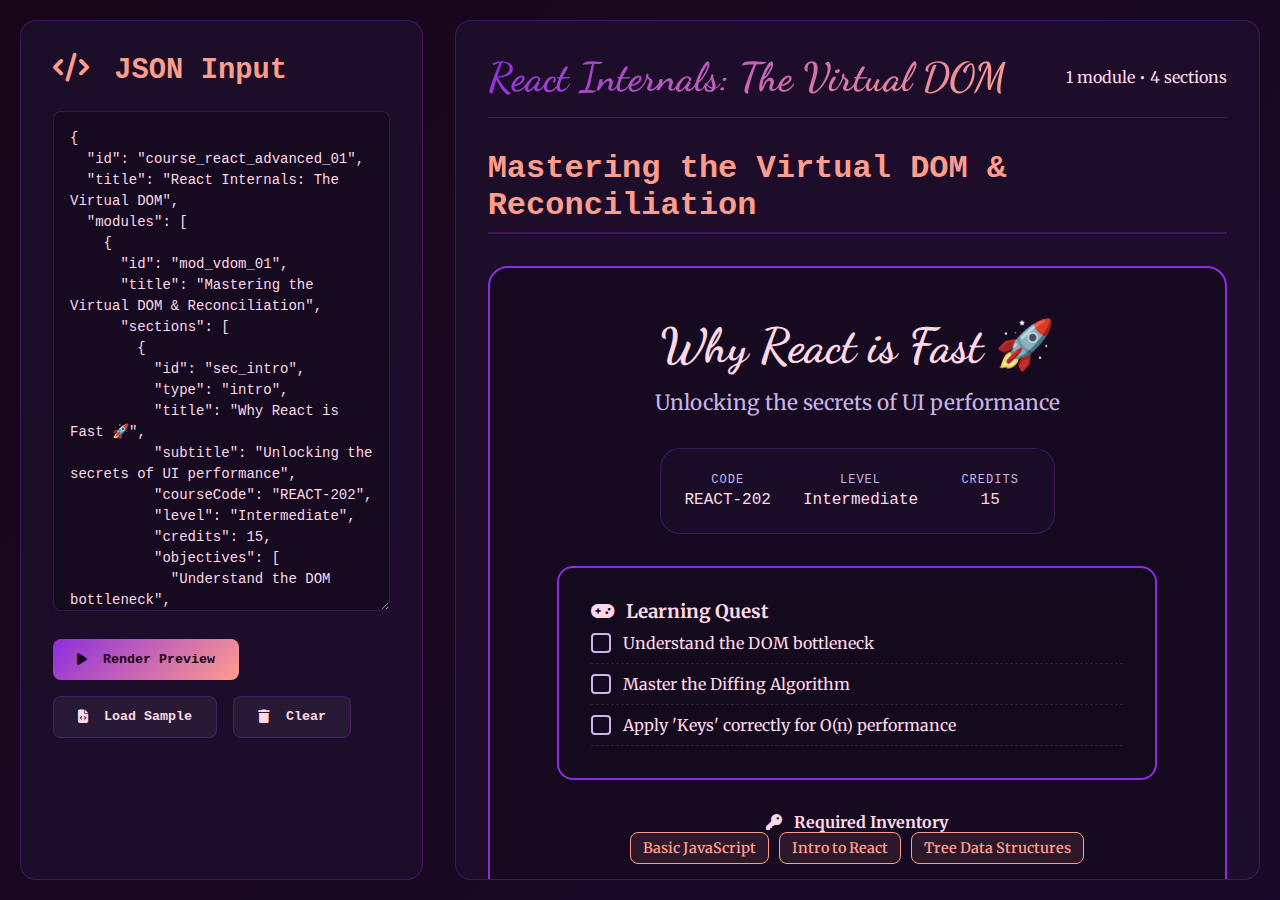
<file: preview.html>
<!DOCTYPE html>
<html lang="en">
<head>
    <meta charset="UTF-8">
    <meta name="viewport" content="width=device-width, initial-scale=1.0">
    <title>Academic Content Renderer</title>
    <style>
        /* --- PURPLE DESIGN SYSTEM VARIABLES --- */
        :root {
            --primary-dark: #1a0a29;
            --primary-purple: #24143e;
            --purple-highlights: #8d2ddf;
            --muted-purple: rgba(155, 55, 240, 0.38);
            --primary-peach: #ff9d8d;
            --peach-glow: rgba(255, 157, 141, 0.4);
            --light-text: #ffd8e8;
            --grey-text: #ccb3e8;
            --darker-purple: #180618;
            --glass-bg: rgba(30, 15, 45, 0.7);
            --glass-border: rgba(141, 45, 223, 0.3);
            --success-green: #00e676;
            --error-red: #ff5252;
            --info-cyan: #06b6d4;
        }

        * {
            margin: 0;
            padding: 0;
            box-sizing: border-box;
        }

        body {
            font-family: 'Merriweather', serif;
            background: linear-gradient(135deg, var(--darker-purple) 0%, var(--primary-dark) 100%);
            color: var(--light-text);
            min-height: 100vh;
            padding: 20px;
        }

        .container {
            max-width: 1400px;
            margin: 0 auto;
            display: grid;
            grid-template-columns: 1fr 2fr;
            gap: 2rem;
        }

        @media (max-width: 1200px) {
            .container {
                grid-template-columns: 1fr;
            }
        }

        /* --- INPUT PANEL --- */
        .input-panel {
            background: rgba(30, 15, 45, 0.8);
            border-radius: 16px;
            padding: 2rem;
            border: 1px solid var(--glass-border);
        }

        .input-panel h2 {
            font-family: 'Courier New', monospace;
            color: var(--primary-peach);
            margin-bottom: 1.5rem;
            font-size: 1.8rem;
        }

        .json-input {
            width: 100%;
            height: 500px;
            background: rgba(20, 10, 30, 0.8);
            border: 1px solid var(--glass-border);
            border-radius: 8px;
            padding: 1rem;
            color: var(--light-text);
            font-family: 'Courier New', monospace;
            font-size: 14px;
            line-height: 1.5;
            resize: vertical;
            margin-bottom: 1.5rem;
        }

        .json-input:focus {
            outline: none;
            border-color: var(--purple-highlights);
            box-shadow: 0 0 0 2px rgba(141, 45, 223, 0.2);
        }

        .controls {
            display: flex;
            gap: 1rem;
            flex-wrap: wrap;
            margin-bottom: 1.5rem;
        }

        .btn {
            padding: 0.8rem 1.5rem;
            border: none;
            border-radius: 8px;
            font-family: 'Courier New', monospace;
            font-weight: 600;
            cursor: pointer;
            transition: all 0.2s;
            display: inline-flex;
            align-items: center;
            gap: 0.5rem;
        }

        .btn-primary {
            background: linear-gradient(135deg, var(--purple-highlights), var(--primary-peach));
            color: var(--darker-purple);
        }

        .btn-primary:hover {
            transform: translateY(-2px);
            box-shadow: 0 4px 15px rgba(141, 45, 223, 0.3);
        }

        .btn-secondary {
            background: rgba(255, 255, 255, 0.05);
            border: 1px solid var(--glass-border);
            color: var(--light-text);
        }

        .btn-secondary:hover {
            background: rgba(255, 255, 255, 0.1);
            border-color: var(--purple-highlights);
        }

        .error-message {
            background: rgba(239, 68, 68, 0.1);
            border: 1px solid var(--error-red);
            border-radius: 8px;
            padding: 1rem;
            margin-top: 1rem;
            color: var(--error-red);
            font-family: 'Courier New', monospace;
            display: none;
        }

        .error-message.show {
            display: block;
        }

        /* --- RENDERER --- */
        .renderer {
            background: rgba(30, 15, 45, 0.8);
            border-radius: 16px;
            padding: 2rem;
            border: 1px solid var(--glass-border);
            overflow-y: auto;
            max-height: calc(100vh - 40px);
        }

        .renderer-header {
            display: flex;
            justify-content: space-between;
            align-items: center;
            margin-bottom: 2rem;
            padding-bottom: 1rem;
            border-bottom: 1px solid rgba(255, 255, 255, 0.1);
        }

        .course-title {
            font-family: 'Dancing Script', cursive;
            font-size: 2.5rem;
            background: linear-gradient(135deg, var(--purple-highlights), var(--primary-peach));
            -webkit-background-clip: text;
            -webkit-text-fill-color: transparent;
        }

        .empty-state {
            text-align: center;
            padding: 3rem;
            color: var(--grey-text);
        }

        .empty-state i {
            font-size: 3rem;
            color: var(--purple-highlights);
            margin-bottom: 1rem;
            opacity: 0.5;
        }

        /* --- COMMON ACADEMIC STYLES --- */
        .module {
            margin-bottom: 3rem;
        }

        .module-title {
            font-family: 'Courier New', monospace;
            color: var(--primary-peach);
            font-size: 2rem;
            margin-bottom: 2rem;
            padding-bottom: 0.5rem;
            border-bottom: 2px solid var(--glass-border);
        }

        /* 1. TABLE & DATA STYLES */
        .dataTable {
            background: rgba(255, 255, 255, 0.05);
            border-radius: 12px;
            padding: 1.5rem;
            margin: 2rem 0;
            overflow-x: auto;
        }

        .dataTable table {
            width: 100%;
            border-collapse: collapse;
        }

        .tableResponsive {
            overflow-x: auto;
            margin: 2rem 0;
        }

        .tableHeader {
            background: rgba(141, 45, 223, 0.2);
        }

        .tableRow:hover {
            background: rgba(255, 157, 141, 0.1);
        }

        .tableCell {
            padding: 1rem;
            border-bottom: 1px solid rgba(255, 255, 255, 0.1);
            text-align: left;
        }

        .tableCaption {
            font-style: italic;
            color: var(--grey-text);
            margin-bottom: 1rem;
            text-align: center;
            font-size: 0.9rem;
        }

        .dataGrid {
            display: grid;
            grid-template-columns: repeat(auto-fit, minmax(200px, 1fr));
            gap: 1rem;
            margin: 2rem 0;
        }

        .comparisonTable {
            border: 2px solid var(--purple-highlights);
        }

        .comparisonTable .tableHeader {
            background: linear-gradient(90deg, 
                rgba(141, 45, 223, 0.2), 
                rgba(255, 157, 141, 0.2));
        }

        .truthTable {
            font-family: 'Courier New', monospace;
            max-width: 400px;
            margin: 2rem auto;
        }

        .truthTable .tableCell {
            text-align: center;
        }

        .statisticsTable {
            background: linear-gradient(135deg, 
                rgba(6, 182, 212, 0.1), 
                rgba(16, 185, 129, 0.1));
        }

        .matrix {
            display: inline-grid;
            grid-template-columns: repeat(3, 1fr);
            gap: 0;
            border: 2px solid #6366f1;
            margin: 1rem;
            background: rgba(30, 40, 60, 0.5);
        }

        .matrixCell {
            border: 1px solid rgba(255, 255, 255, 0.1);
            min-width: 50px;
            height: 50px;
            display: flex;
            align-items: center;
            justify-content: center;
            font-family: 'Cambria Math', 'Latin Modern Math', serif;
        }

        /* 2. MATHEMATICAL CONTENT */
        .mathBlock {
            background: rgba(30, 40, 60, 0.8);
            border-left: 4px solid #6366f1;
            padding: 1.5rem;
            margin: 2rem 0;
            border-radius: 0 12px 12px 0;
            font-family: 'Cambria Math', 'Latin Modern Math', 'STIX Two Math', serif;
        }

        .inlineMath {
            font-family: 'Cambria Math', serif;
            background: rgba(99, 102, 241, 0.1);
            padding: 0.2rem 0.5rem;
            border-radius: 4px;
            display: inline-block;
            font-style: normal;
        }

        .equation {
            display: flex;
            justify-content: space-between;
            align-items: center;
            padding: 1rem 1.5rem;
            background: rgba(30, 40, 60, 0.6);
            border-radius: 8px;
            margin: 1.5rem 0;
        }

        .equationContent {
            flex-grow: 1;
            text-align: center;
        }

        .equationNumber {
            color: var(--grey-text);
            font-style: italic;
            min-width: 3rem;
            text-align: right;
            font-family: 'Merriweather', serif;
        }

        .proof {
            background: rgba(16, 185, 129, 0.1);
            border: 1px solid rgba(16, 185, 129, 0.3);
            border-radius: 12px;
            padding: 1.5rem;
            margin: 2rem 0;
        }

        .proofHeader {
            font-family: 'Courier New', monospace;
            color: #10b981;
            font-weight: 700;
            margin-bottom: 1rem;
            display: flex;
            align-items: center;
            gap: 0.5rem;
        }

        .proofStep {
            margin-bottom: 0.5rem;
            padding-left: 1.5rem;
            position: relative;
            line-height: 1.6;
        }

        .proofStep::before {
            content: '∴';
            position: absolute;
            left: 0;
            color: #10b981;
            font-weight: bold;
        }

        .lemma {
            background: rgba(245, 158, 11, 0.1);
            border-left: 4px solid #f59e0b;
            padding: 1.5rem;
            margin: 2rem 0;
            border-radius: 0 12px 12px 0;
        }

        .corollary {
            background: rgba(139, 92, 246, 0.1);
            border-left: 4px solid #8b5cf6;
            padding: 1.5rem;
            margin: 2rem 0;
            border-radius: 0 12px 12px 0;
        }

        .axiom, .postulate {
            background: rgba(255, 255, 255, 0.05);
            border: 2px dashed var(--purple-highlights);
            padding: 1.5rem;
            margin: 2rem 0;
            border-radius: 12px;
            font-style: italic;
        }

        .formula {
            background: rgba(255, 193, 7, 0.1);
            border: 1px solid rgba(255, 193, 7, 0.3);
            padding: 1rem;
            margin: 1rem 0;
            border-radius: 8px;
            text-align: center;
            font-family: 'Cambria Math', serif;
        }

        /* 3. SCIENTIFIC & TECHNICAL */
        .chemicalEquation {
            text-align: center;
            padding: 1.5rem;
            margin: 2rem 0;
            background: linear-gradient(135deg, 
                rgba(6, 182, 212, 0.1), 
                rgba(16, 185, 129, 0.1));
            border-radius: 12px;
            font-size: 1.2rem;
            font-family: 'Cambria Math', serif;
        }

        .circuitDiagram {
            background: rgba(0, 0, 0, 0.3);
            padding: 2rem;
            margin: 2rem 0;
            text-align: center;
            border-radius: 12px;
            border: 1px solid var(--glass-border);
            min-height: 200px;
            display: flex;
            align-items: center;
            justify-content: center;
        }

        .flowChart {
            padding: 2rem;
            margin: 2rem 0;
            background: rgba(255, 255, 255, 0.05);
            border-radius: 12px;
            position: relative;
            min-height: 150px;
        }

        .flowChart::before {
            content: '↳';
            position: absolute;
            right: 1rem;
            top: 50%;
            transform: translateY(-50%);
            color: var(--purple-highlights);
            font-size: 2rem;
        }

        .pseudocode {
            background: #1a1a2e;
            border: 1px solid #2d2d4d;
            border-radius: 8px;
            padding: 1.5rem;
            margin: 2rem 0;
            font-family: 'Courier New', monospace;
            overflow-x: auto;
        }

        .algorithm {
            border: 2px solid var(--purple-highlights);
            border-radius: 12px;
            margin: 2rem 0;
            overflow: hidden;
        }

        .algorithmHeader {
            display: flex;
            justify-content: space-between;
            align-items: center;
            padding: 0.8rem 1rem;
            background: rgba(141, 45, 223, 0.2);
            border-bottom: 1px solid var(--glass-border);
            font-family: 'Courier New', monospace;
        }

        .algorithmTitle {
            font-weight: 700;
            color: var(--light-text);
        }

        .bigONotation {
            font-family: 'Courier New', monospace;
            color: var(--primary-peach);
            background: rgba(255, 157, 141, 0.1);
            padding: 0.2rem 0.5rem;
            border-radius: 4px;
            display: inline-block;
            font-weight: 600;
        }

        /* 4. RESEARCH & ACADEMIC */
        .citation {
            color: var(--info-cyan);
            font-style: italic;
            padding-left: 1rem;
            border-left: 2px solid var(--info-cyan);
            margin: 1rem 0;
            font-size: 0.95rem;
        }

        .bibliography {
            background: rgba(255, 255, 255, 0.05);
            padding: 2rem;
            margin: 2rem 0;
            border-radius: 12px;
        }

        .bibliographyItem {
            margin-bottom: 0.8rem;
            padding-bottom: 0.8rem;
            border-bottom: 1px dashed rgba(255, 255, 255, 0.1);
        }

        .footnote, .endnote {
            font-size: 0.9rem;
            color: var(--grey-text);
            margin-top: 0.5rem;
            padding-left: 1rem;
            border-left: 1px solid var(--glass-border);
            font-style: italic;
        }

        .hypothesis {
            background: rgba(239, 68, 68, 0.1);
            border-left: 4px solid var(--error-red);
            padding: 1.5rem;
            margin: 2rem 0;
            border-radius: 0 12px 12px 0;
        }

        .hypothesis h4 {
            color: var(--error-red);
            font-family: 'Courier New', monospace;
            margin-bottom: 0.5rem;
        }

        .methodology {
            background: rgba(6, 182, 212, 0.1);
            padding: 2rem;
            margin: 2rem 0;
            border-radius: 12px;
        }

        .methodology h4 {
            color: var(--info-cyan);
            font-family: 'Courier New', monospace;
            margin-bottom: 1rem;
        }

        .results, .discussion {
            background: rgba(16, 185, 129, 0.1);
            padding: 2rem;
            margin: 2rem 0;
            border-radius: 12px;
        }

        .results h4, .discussion h4 {
            color: #10b981;
            font-family: 'Courier New', monospace;
            margin-bottom: 1rem;
        }

        .abstract {
            background: rgba(255, 255, 255, 0.05);
            padding: 2rem;
            margin: 2rem 0;
            border-radius: 12px;
            font-style: italic;
            border-left: 4px solid var(--purple-highlights);
        }

        .keyFindings {
            background: linear-gradient(135deg, 
                rgba(141, 45, 223, 0.1), 
                rgba(255, 157, 141, 0.1));
            padding: 2rem;
            margin: 2rem 0;
            border-radius: 12px;
        }

        .keyFindings h4 {
            color: var(--primary-peach);
            font-family: 'Courier New', monospace;
            margin-bottom: 1rem;
        }

        /* 5. DIAGRAMS & VISUALS */
        .diagramContainer {
            background: rgba(0, 0, 0, 0.3);
            padding: 2rem;
            margin: 2rem 0;
            text-align: center;
            border-radius: 12px;
            border: 1px solid var(--glass-border);
            position: relative;
        }

        .diagramContainer h4 {
            position: absolute;
            top: -0.8rem;
            left: 1rem;
            background: var(--primary-purple);
            padding: 0.3rem 1rem;
            border-radius: 20px;
            font-size: 0.9rem;
            color: var(--light-text);
        }

        .timeline {
            position: relative;
            padding: 2rem;
            margin: 2rem 0;
        }

        .timeline::before {
            content: '';
            position: absolute;
            left: 50px;
            top: 0;
            bottom: 0;
            width: 2px;
            background: var(--purple-highlights);
        }

        .timelineEvent {
            position: relative;
            padding-left: 3rem;
            margin-bottom: 2rem;
        }

        .timelineEvent::before {
            content: '●';
            position: absolute;
            left: 42px;
            color: var(--primary-peach);
            font-size: 1.5rem;
        }

        .vennDiagram {
            display: flex;
            justify-content: center;
            align-items: center;
            padding: 2rem;
            margin: 2rem 0;
            min-height: 200px;
            background: rgba(255, 255, 255, 0.03);
            border-radius: 12px;
        }

        .graph {
            background: rgba(255, 255, 255, 0.05);
            padding: 2rem;
            margin: 2rem 0;
            border-radius: 12px;
            position: relative;
        }

        .axis {
            stroke: var(--grey-text);
            stroke-width: 1;
        }

        .dataPoint {
            fill: var(--primary-peach);
        }

        .legend {
            display: flex;
            gap: 1rem;
            justify-content: center;
            margin-top: 1rem;
            flex-wrap: wrap;
        }

        .legendItem {
            display: flex;
            align-items: center;
            gap: 0.5rem;
            font-size: 0.9rem;
        }

        .legendColor {
            width: 12px;
            height: 12px;
            border-radius: 50%;
        }

        .coordinateSystem {
            position: relative;
            width: 100%;
            height: 300px;
            margin: 2rem 0;
            background: rgba(255, 255, 255, 0.05);
            border-radius: 12px;
            border: 1px solid var(--glass-border);
        }

        /* 6. CODE & PROGRAMMING */
        .testCase {
            background: rgba(20, 10, 30, 0.8);
            border-top: 1px solid var(--glass-border);
            padding: 1rem;
            font-family: 'Courier New', monospace;
        }

        .testInput, .testOutput {
            margin: 0.5rem 0;
            padding-left: 1rem;
            position: relative;
        }

        .testInput::before {
            content: 'Input:';
            position: absolute;
            left: -4rem;
            color: var(--info-cyan);
            font-weight: bold;
        }

        .testOutput::before {
            content: 'Output:';
            position: absolute;
            left: -4.5rem;
            color: var(--success-green);
            font-weight: bold;
        }

        .apiDocumentation {
            background: rgba(30, 40, 60, 0.8);
            padding: 2rem;
            margin: 2rem 0;
            border-radius: 12px;
        }

        .functionSignature {
            font-family: 'Courier New', monospace;
            background: rgba(0, 0, 0, 0.3);
            padding: 1rem;
            margin: 1rem 0;
            border-radius: 8px;
            border-left: 3px solid var(--purple-highlights);
            overflow-x: auto;
        }

        /* EXISTING STYLES */
        .intro-section {
            background: rgba(20, 10, 30, 0.8);
            border-radius: 20px;
            padding: 3rem;
            margin-bottom: 2rem;
            border: 2px solid var(--purple-highlights);
            text-align: center;
        }

        .intro-title {
            font-family: 'Dancing Script', cursive;
            font-size: 3rem;
            color: var(--light-text);
            margin-bottom: 1rem;
        }

        .intro-subtitle {
            font-size: 1.3rem;
            color: var(--grey-text);
            margin-bottom: 2rem;
        }

        .course-info-card {
            background: rgba(30, 15, 45, 0.6);
            border: 1px solid var(--glass-border);
            border-radius: 20px;
            padding: 1.5rem;
            display: inline-flex;
            gap: 2rem;
            margin-bottom: 2rem;
            flex-wrap: wrap;
        }

        .info-badge {
            display: flex;
            flex-direction: column;
            align-items: center;
            color: var(--light-text);
            font-family: 'Courier New', monospace;
            min-width: 80px;
        }

        .info-label {
            font-size: 0.75rem;
            text-transform: uppercase;
            color: var(--grey-text);
            margin-bottom: 4px;
            letter-spacing: 1px;
        }

        .quest-log {
            background: rgba(20, 10, 30, 0.8);
            border: 2px solid var(--purple-highlights);
            border-radius: 16px;
            padding: 2rem;
            max-width: 600px;
            margin: 0 auto 2rem;
            text-align: left;
        }

        .quest-list {
            list-style: none;
            padding: 0;
        }

        .quest-item {
            display: flex;
            align-items: center;
            gap: 12px;
            padding: 10px 0;
            border-bottom: 1px dashed rgba(255, 255, 255, 0.1);
            color: var(--light-text);
        }

        .quest-check {
            width: 20px;
            height: 20px;
            border: 2px solid var(--grey-text);
            border-radius: 4px;
            flex-shrink: 0;
        }

        .inventory {
            margin-bottom: 2rem;
        }

        .inventory-grid {
            display: flex;
            justify-content: center;
            gap: 10px;
            flex-wrap: wrap;
        }

        .inventory-item {
            background: rgba(255, 157, 141, 0.1);
            border: 1px solid var(--primary-peach);
            color: var(--primary-peach);
            padding: 6px 12px;
            border-radius: 8px;
            font-size: 0.9rem;
            font-weight: 600;
        }

        .content-section {
            background: rgba(255, 255, 255, 0.03);
            border: 1px solid rgba(255, 255, 255, 0.05);
            border-radius: 20px;
            padding: 2.5rem;
            margin-bottom: 2rem;
        }

        .section-title {
            font-family: 'Courier New', monospace;
            color: var(--light-text);
            font-size: 2rem;
            margin-bottom: 1.5rem;
        }

        .section-content {
            font-size: 1.15rem;
            line-height: 1.8;
            color: #e0e0e0;
        }

        .section-content h2 {
            font-family: 'Courier New', monospace;
            color: var(--light-text);
            margin-top: 2rem;
            font-size: 1.8rem;
        }

        .section-content h3 {
            color: var(--purple-highlights);
            margin-top: 1.5rem;
            font-family: 'Courier New', monospace;
            font-size: 1.4rem;
        }

        .section-content p {
            margin-bottom: 1.5rem;
        }

        .section-content strong {
            color: var(--primary-peach);
            font-weight: 700;
        }

        .section-content em {
            color: var(--grey-text);
        }

        /* Existing special content blocks */
        .theorem {
            background: linear-gradient(145deg, rgba(30, 40, 60, 0.8), rgba(20, 30, 50, 0.9));
            border-left: 4px solid #6366f1;
            color: #e0e7ff;
            margin: 2rem 0;
            padding: 1.5rem;
            border-radius: 12px;
        }

        .analogy {
            background: linear-gradient(135deg, rgba(255, 157, 141, 0.1), rgba(141, 45, 223, 0.05));
            border: 1px dashed var(--primary-peach);
            border-radius: 16px;
            padding: 2rem;
            margin: 2rem 0;
        }

        .misconception {
            background: rgba(239, 68, 68, 0.1);
            border-left: 4px solid var(--error-red);
            margin: 2rem 0;
            padding: 1.5rem;
            border-radius: 12px;
        }

        .search-prompt {
            background: rgba(6, 182, 212, 0.1);
            border-left: 4px solid var(--info-cyan);
            margin: 2rem 0;
            padding: 1.5rem;
            border-radius: 12px;
        }

        .example {
            background: rgba(16, 185, 129, 0.1);
            border-left: 4px solid #10b981;
            margin: 2rem 0;
            padding: 1.5rem;
            border-radius: 12px;
        }

        .keyTerm {
            background: rgba(255, 193, 7, 0.1);
            border: 1px solid rgba(255, 193, 7, 0.3);
            padding: 0.2rem 0.5rem;
            border-radius: 4px;
            color: #ffca28;
        }

        /* Quiz styles */
        .quiz-section {
            background: rgba(255, 255, 255, 0.03);
            border: 1px solid rgba(255, 255, 255, 0.05);
            border-radius: 20px;
            padding: 2.5rem;
            margin-bottom: 2rem;
        }

        .quiz-question {
            background: rgba(255, 255, 255, 0.03);
            border: 1px solid rgba(255, 255, 255, 0.05);
            border-radius: 16px;
            padding: 2rem;
            margin-bottom: 1.5rem;
        }

        .question-text {
            font-size: 1.3rem;
            font-weight: 600;
            margin-bottom: 1.5rem;
            color: white;
            line-height: 1.5;
            font-family: 'Courier New', monospace;
        }

        .quiz-options {
            display: flex;
            flex-direction: column;
            gap: 1rem;
        }

        .quiz-option {
            background: rgba(255, 255, 255, 0.05);
            border: 1px solid rgba(255, 255, 255, 0.1);
            padding: 1.2rem;
            border-radius: 16px;
            cursor: pointer;
            transition: all 0.2s;
        }

        .quiz-option:hover {
            background: rgba(141, 45, 223, 0.15);
            border-color: var(--purple-highlights);
        }

        /* Fill Blank Question Styles */
        .fill-blank-question {
            background: rgba(255, 255, 255, 0.03);
            border: 1px solid rgba(255, 255, 255, 0.05);
            border-radius: 20px;
            padding: 2.5rem;
            margin-bottom: 2rem;
        }

        .blank-question-text {
            font-size: 1.3rem;
            line-height: 2.2;
            font-family: 'Courier New', monospace;
        }

        .blank-input {
            background: rgba(0, 0, 0, 0.3);
            border: none;
            border-bottom: 2px solid var(--purple-highlights);
            color: var(--primary-peach);
            font-size: 1.2rem;
            padding: 5px 10px;
            margin: 0 8px;
            min-width: 120px;
            text-align: center;
            border-radius: 4px 4px 0 0;
            font-family: 'Courier New', monospace;
            transition: all 0.3s ease;
        }

        .blank-input:focus {
            outline: none;
            background: rgba(141, 45, 223, 0.1);
            border-bottom-width: 3px;
        }

        .check-blank-btn {
            background: linear-gradient(135deg, var(--purple-highlights), var(--primary-peach));
            color: var(--darker-purple);
            border: none;
            padding: 0.8rem 2rem;
            border-radius: 12px;
            font-weight: 700;
            cursor: pointer;
            box-shadow: 0 4px 15px rgba(141, 45, 223, 0.3);
            margin-top: 1rem;
            font-family: 'Courier New', monospace;
        }

        /* Drag & Drop Styles */
        .drag-drop-container {
            display: flex;
            flex-direction: column;
            gap: 2rem;
            margin-top: 1.5rem;
        }

        .drag-items-container {
            display: flex;
            flex-wrap: wrap;
            gap: 1rem;
            justify-content: center;
            padding: 1.5rem;
            background: rgba(255, 255, 255, 0.03);
            border-radius: 16px;
            border: 1px dashed rgba(255, 255, 255, 0.1);
            min-height: 80px;
        }

        .drag-item {
            background: linear-gradient(135deg, rgba(141, 45, 223, 0.2), rgba(141, 45, 223, 0.1));
            border: 1px solid var(--purple-highlights);
            color: var(--light-text);
            padding: 0.8rem 1.5rem;
            border-radius: 30px;
            cursor: grab;
            font-family: 'Courier New', monospace;
            font-size: 0.95rem;
            box-shadow: 0 4px 6px rgba(0, 0, 0, 0.1);
            transition: all 0.2s;
            user-select: none;
        }

        .drag-item:hover {
            transform: translateY(-2px);
            box-shadow: 0 6px 12px rgba(141, 45, 223, 0.3);
            background: var(--purple-highlights);
            color: white;
        }

        .drag-item:active {
            cursor: grabbing;
            transform: scale(0.95);
        }

        .drop-zones-container {
            display: grid;
            grid-template-columns: repeat(auto-fit, minmax(280px, 1fr));
            gap: 1.5rem;
        }

        .drop-zone {
            background: rgba(30, 15, 45, 0.6);
            border: 2px dashed rgba(255, 255, 255, 0.2);
            border-radius: 16px;
            padding: 1.5rem;
            min-height: 100px;
            display: flex;
            flex-direction: column;
            align-items: center;
            justify-content: center;
            transition: all 0.3s ease;
            position: relative;
        }

        .drop-zone:hover {
            border-color: var(--grey-text);
            background: rgba(255, 255, 255, 0.05);
        }

        .drop-zone-label {
            color: var(--grey-text);
            font-family: 'Merriweather', serif;
            font-size: 1rem;
            text-align: center;
            margin-bottom: 0.5rem;
        }

        .dropped-item {
            margin-top: 0.5rem;
            background: var(--success-green);
            border-color: var(--success-green);
            color: #003300;
            font-weight: bold;
            animation: popIn 0.3s;
        }

        /* Summary Section */
        .summary-section {
            margin-top: 2rem;
        }

        .summary-content {
            display: grid;
            grid-template-columns: repeat(auto-fit, minmax(300px, 1fr));
            gap: 1.5rem;
        }

        .summary-card {
            background: rgba(255, 255, 255, 0.05);
            border: 1px solid var(--glass-border);
            border-radius: 16px;
            padding: 1.5rem;
            position: relative;
            overflow: hidden;
        }

        .summary-card::before {
            content: '';
            position: absolute;
            top: 0;
            left: 0;
            width: 4px;
            height: 100%;
            background: linear-gradient(to bottom, var(--purple-highlights), var(--primary-peach));
        }

        .summary-card h4 {
            font-family: 'Courier New', monospace;
            color: var(--primary-peach);
            font-size: 1.2rem;
            margin-bottom: 0.8rem;
        }

        .summary-card p {
            color: var(--light-text);
            font-size: 0.95rem;
            line-height: 1.6;
        }

        /* Utility classes */
        .hidden {
            display: none;
        }

        .show {
            display: block;
        }

        /* Animation */
        @keyframes slideUp {
            from {
                transform: translateY(20px);
                opacity: 0;
            }
            to {
                transform: translateY(0);
                opacity: 1;
            }
        }

        @keyframes popIn {
            from {
                transform: scale(0.8);
                opacity: 0;
            }
            to {
                transform: scale(1);
                opacity: 1;
            }
        }

        /* Icon styling */
        i {
            margin-right: 0.5rem;
        }
    </style>
    <link href="https://fonts.googleapis.com/css2?family=Dancing+Script:wght@400;700&family=Merriweather:ital,wght@0,300;0,400;0,700;1,300;1,400&display=swap" rel="stylesheet">
    <link rel="stylesheet" href="https://cdnjs.cloudflare.com/ajax/libs/font-awesome/6.4.0/css/all.min.css">
</head>
<body>
    <div class="container">
        <div class="input-panel">
            <h2><i class="fas fa-code"></i> JSON Input</h2>
            <textarea class="json-input" id="jsonInput" placeholder="Paste your course JSON here..."></textarea>
            
            <div class="controls">
                <button class="btn btn-primary" onclick="renderContent()">
                    <i class="fas fa-play"></i> Render Preview
                </button>
                <button class="btn btn-secondary" onclick="loadSample()">
                    <i class="fas fa-file-code"></i> Load Sample
                </button>
                <button class="btn btn-secondary" onclick="clearInput()">
                    <i class="fas fa-trash"></i> Clear
                </button>
            </div>
            
            <div class="error-message" id="errorMessage">
                <strong><i class="fas fa-exclamation-circle"></i> Error:</strong>
                <span id="errorText"></span>
            </div>
        </div>
        
        <div class="renderer">
            <div class="renderer-header">
                <h1 class="course-title" id="courseTitle">Academic Content Preview</h1>
                <div class="render-info">
                    <span id="moduleCount">0 modules</span> • <span id="sectionCount">0 sections</span>
                </div>
            </div>
            
            <div id="previewContainer">
                <div class="empty-state">
                    <i class="fas fa-laptop-code"></i>
                    <h3>No Content Yet</h3>
                    <p>Paste your JSON in the left panel and click "Render Preview"</p>
                </div>
            </div>
        </div>
    </div>

    <script>
        // Sample JSON
        const sampleJSON = {
            "id": "course_react_advanced_01",
            "title": "React Internals: The Virtual DOM",
            "modules": [
                {
                    "id": "mod_vdom_01",
                    "title": "Mastering the Virtual DOM & Reconciliation",
                    "sections": [
                        {
                            "id": "sec_intro",
                            "type": "intro",
                            "title": "Why React is Fast 🚀",
                            "subtitle": "Unlocking the secrets of UI performance",
                            "courseCode": "REACT-202",
                            "level": "Intermediate",
                            "credits": 15,
                            "objectives": [
                                "Understand the DOM bottleneck",
                                "Master the Diffing Algorithm",
                                "Apply 'Keys' correctly for O(n) performance"
                            ],
                            "prerequisites": [
                                "Basic JavaScript",
                                "Intro to React",
                                "Tree Data Structures"
                            ]
                        },
                        {
                            "id": "sec_concept_1",
                            "type": "section",
                            "title": "The Expensive Real DOM",
                            "estimatedReadingTime": 8,
                            "content": "<div class='sectionTextContent'><h3>The Problem with Browsers</h3><p>The Document Object Model (DOM) is an interface that allows JavaScript to interact with HTML. However, interacting with the real DOM is computationally expensive.</p><div class='misconception'><strong>Myth:</strong> JavaScript is too slow for complex UIs.<br><strong>Reality:</strong> JavaScript is fast; it's the <em>layout and repainting</em> in the browser that is slow.</div><div class='dataTable comparisonTable'><div class='tableCaption'>Table 1.1: Operation Cost Comparison</div><table><thead class='tableHeader'><tr class='tableRow'><th class='tableCell'>Operation</th><th class='tableCell'>Relative Cost</th><th class='tableCell'>Impact</th></tr></thead><tbody><tr class='tableRow'><td class='tableCell'>JS Object Access</td><td class='tableCell'>~0.0001ms</td><td class='tableCell'>Negligible</td></tr><tr class='tableRow'><td class='tableCell'>DOM Write</td><td class='tableCell'>~0.5ms+</td><td class='tableCell'>Triggers Reflow</td></tr></tbody></table></div><div class='search-prompt'>👁️ <strong>Visual Aid:</strong> Search online for \"Browser Critical Rendering Path diagram\" to see where Reflow happens.</div></div>",
                            "strugglingContent": "<div class='analogy'><h3>The Carpenter Analogy 🔨</h3><p>Imagine you want to change the layout of your living room. The <strong>Real DOM</strong> is like knocking down walls and rebuilding them—it takes days and costs a fortune (Performance Cost). <br><br>The <strong>Virtual DOM</strong> is like drawing the changes on a blueprint first. Erasing a line on paper is instant. You only call the carpenters once you are 100% sure of the final plan.</p></div>"
                        },
                        {
                            "id": "sec_quiz_1",
                            "type": "quiz",
                            "title": "Performance Check ✅",
                            "description": "Test your knowledge on DOM costs",
                            "quizType": "multiple-choice",
                            "questions": [
                                {
                                    "id": "q1",
                                    "question": "According to the comparison table, which operation triggers the costly 'Reflow'?",
                                    "options": [
                                        {
                                            "id": "opt1",
                                            "text": "Modifying a JavaScript Object",
                                            "isCorrect": false
                                        },
                                        {
                                            "id": "opt2",
                                            "text": "Writing to the Real DOM",
                                            "isCorrect": true
                                        },
                                        {
                                            "id": "opt3",
                                            "text": "Calculating a variable",
                                            "isCorrect": false
                                        }
                                    ],
                                    "hint": "Think about which one involves the browser's painting engine.",
                                    "explanation": "Writing to the Real DOM forces the browser to recalculate layout positions (Reflow) and repaint pixels, which is the performance bottleneck."
                                }
                            ]
                        },
                        {
                            "id": "sec_quiz_2",
                            "type": "quiz",
                            "title": "Complexity Challenge",
                            "description": "Fill in the Big O Notation",
                            "quizType": "fill-blank",
                            "questions": [
                                {
                                    "id": "q2",
                                    "question": "By using heuristic assumptions, React brings the complexity of tree comparison down from O(n³) to O(<blank>).",
                                    "correctAnswer": "n",
                                    "hint": "It becomes linear time.",
                                    "explanation": "React reduces the complexity to O(n), meaning the time taken grows linearly with the number of elements."
                                }
                            ]
                        }
                    ]
                }
            ]
        };

        // DOM Elements
        const jsonInput = document.getElementById('jsonInput');
        const previewContainer = document.getElementById('previewContainer');
        const courseTitle = document.getElementById('courseTitle');
        const errorMessage = document.getElementById('errorMessage');
        const errorText = document.getElementById('errorText');
        const moduleCount = document.getElementById('moduleCount');
        const sectionCount = document.getElementById('sectionCount');

        // Load sample JSON
        function loadSample() {
            jsonInput.value = JSON.stringify(sampleJSON, null, 2);
            renderContent();
        }

        // Clear input
        function clearInput() {
            jsonInput.value = '';
            previewContainer.innerHTML = `
                <div class="empty-state">
                    <i class="fas fa-laptop-code"></i>
                    <h3>No Content Yet</h3>
                    <p>Paste your JSON in the left panel and click "Render Preview"</p>
                </div>
            `;
            courseTitle.textContent = 'Academic Content Preview';
            moduleCount.textContent = '0 modules';
            sectionCount.textContent = '0 sections';
            hideError();
        }

        // Show error
        function showError(message) {
            errorText.textContent = message;
            errorMessage.classList.add('show');
        }

        // Hide error
        function hideError() {
            errorMessage.classList.remove('show');
        }

        // Render content from JSON
        function renderContent() {
            try {
                hideError();
                
                const jsonText = jsonInput.value.trim();
                if (!jsonText) {
                    showError('Please paste some JSON content first.');
                    return;
                }
                
                const courseData = JSON.parse(jsonText);
                
                // Validate structure
                if (!courseData.id || !courseData.title || !courseData.modules) {
                    showError('Invalid JSON structure. Expected: {id, title, modules}');
                    return;
                }
                
                // Update course title
                courseTitle.textContent = courseData.title;
                
                // Render modules
                let html = '';
                let totalSections = 0;
                
                courseData.modules.forEach((module, moduleIndex) => {
                    totalSections += (module.sections || []).length;
                    html += renderModule(module, moduleIndex);
                });
                
                // Update counts
                moduleCount.textContent = `${courseData.modules.length} module${courseData.modules.length !== 1 ? 's' : ''}`;
                sectionCount.textContent = `${totalSections} section${totalSections !== 1 ? 's' : ''}`;
                
                previewContainer.innerHTML = html;
                
                // Initialize interactive elements
                initializeInteractivity();
                
            } catch (error) {
                showError(`Invalid JSON: ${error.message}`);
            }
        }

        // Render a module
        function renderModule(module, index) {
            return `
                <div class="module" id="module-${index}">
                    <h2 class="module-title">${module.title || `Module ${index + 1}`}</h2>
                    ${(module.sections || []).map(section => renderSection(section)).join('')}
                </div>
            `;
        }

        // Render a section based on type
        function renderSection(section) {
            switch (section.type) {
                case 'intro':
                    return renderIntroSection(section);
                case 'section':
                    return renderContentSection(section);
                case 'quiz':
                    return renderQuizSection(section);
                case 'summary':
                    return renderSummarySection(section);
                default:
                    return renderGenericSection(section);
            }
        }

        // Render intro section
        function renderIntroSection(section) {
            return `
                <div class="intro-section">
                    <h1 class="intro-title">${section.title || 'Introduction'}</h1>
                    ${section.subtitle ? `<p class="intro-subtitle">${section.subtitle}</p>` : ''}
                    
                    ${section.courseCode || section.level || section.credits ? `
                        <div class="course-info-card">
                            ${section.courseCode ? `<div class="info-badge"><span class="info-label">Code</span>${section.courseCode}</div>` : ''}
                            ${section.level ? `<div class="info-badge"><span class="info-label">Level</span>${section.level}</div>` : ''}
                            ${section.credits ? `<div class="info-badge"><span class="info-label">Credits</span>${section.credits}</div>` : ''}
                        </div>
                    ` : ''}
                    
                    ${section.objectives && section.objectives.length > 0 ? `
                        <div class="quest-log">
                            <h3><i class="fas fa-gamepad"></i> Learning Quest</h3>
                            <ul class="quest-list">
                                ${section.objectives.map(obj => `
                                    <li class="quest-item">
                                        <span class="quest-check"></span>
                                        ${obj}
                                    </li>
                                `).join('')}
                            </ul>
                        </div>
                    ` : ''}
                    
                    ${section.prerequisites && section.prerequisites.length > 0 ? `
                        <div class="inventory">
                            <h4><i class="fas fa-key"></i> Required Inventory</h4>
                            <div class="inventory-grid">
                                ${section.prerequisites.map(req => `
                                    <span class="inventory-item">${req}</span>
                                `).join('')}
                            </div>
                        </div>
                    ` : ''}
                </div>
            `;
        }

        // Render content section
        function renderContentSection(section) {
            return `
                <div class="content-section">
                    <h2 class="section-title">${section.title || 'Content Section'}</h2>
                    ${section.estimatedReadingTime ? `
                        <p><em>Estimated reading time: ${section.estimatedReadingTime} minutes</em></p>
                    ` : ''}
                    <div class="section-content">
                        ${section.content || '<p>No content available.</p>'}
                    </div>
                </div>
            `;
        }

        // Render quiz section
        function renderQuizSection(section) {
            let questionsHtml = '';
            
            if (section.questions && section.questions.length > 0) {
                section.questions.forEach((question, qIndex) => {
                    questionsHtml += renderQuestion(question, section.quizType, qIndex);
                });
            } else {
                questionsHtml = '<p>No questions available.</p>';
            }

            return `
                <div class="quiz-section">
                    <div class="quiz-header">
                        <h2 class="quiz-title">${section.title || 'Quiz'}</h2>
                        ${section.description ? `<p class="quiz-description">${section.description}</p>` : ''}
                    </div>
                    ${questionsHtml}
                </div>
            `;
        }

        // Render a single question
        function renderQuestion(question, quizType, index) {
            switch (quizType) {
                case 'multiple-choice':
                    return renderMCQ(question, index);
                case 'fill-blank':
                    return renderFillBlank(question, index);
                case 'drag-drop':
                    return renderDragDrop(question, index);
                default:
                    return renderGenericQuestion(question, index);
            }
        }

        // Render multiple choice question
        function renderMCQ(question, index) {
            const optionsHtml = (question.options || []).map(option => `
                <div class="quiz-option ${option.isCorrect ? 'correct' : ''}" 
                     onclick="this.classList.toggle('selected')">
                    ${option.text || option}
                </div>
            `).join('');

            return `
                <div class="quiz-question">
                    <div class="question-text">${index + 1}. ${question.question}</div>
                    <div class="quiz-options">
                        ${optionsHtml}
                    </div>
                    ${question.explanation ? `
                        <p><em>${question.explanation}</em></p>
                    ` : ''}
                </div>
            `;
        }

        // Render fill in the blank question - ADDED THIS FUNCTION
        function renderFillBlank(question, index) {
            const blankHtml = question.question.replace(/<blank>/g, 
                '<input type="text" class="blank-input" placeholder="Your answer">');
            
            return `
                <div class="fill-blank-question">
                    <div class="question-text">${index + 1}. ${blankHtml}</div>
                    ${question.correctAnswer ? `
                        <p><em>Correct answer: ${question.correctAnswer}</em></p>
                    ` : ''}
                    ${question.explanation ? `
                        <p><em>${question.explanation}</em></p>
                    ` : ''}
                </div>
            `;
        }

        // Render drag and drop question - ADDED THIS FUNCTION
        function renderDragDrop(question, index) {
            const pairs = question.options?.pairs || [];
            
            return `
                <div class="quiz-question">
                    <div class="question-text">${index + 1}. ${question.question}</div>
                    <div class="drag-drop-container">
                        <div class="drag-items-container">
                            ${pairs.map(pair => `
                                <div class="drag-item" draggable="true">
                                    ${pair.item}
                                </div>
                            `).join('')}
                        </div>
                        <div class="drop-zones-container">
                            ${pairs.map(pair => `
                                <div class="drop-zone">
                                    <span class="drop-zone-label">${pair.match}</span>
                                </div>
                            `).join('')}
                        </div>
                    </div>
                    ${question.explanation ? `
                        <p><em>${question.explanation}</em></p>
                    ` : ''}
                </div>
            `;
        }

        // Render generic question
        function renderGenericQuestion(question, index) {
            return `
                <div class="quiz-question">
                    <div class="question-text">${index + 1}. ${question.question}</div>
                </div>
            `;
        }

        // Render summary section
        function renderSummarySection(section) {
            const pointsHtml = (section.points || []).map(point => `
                <div class="summary-card">
                    <h4>${point.title}</h4>
                    <p>${point.content}</p>
                </div>
            `).join('');

            return `
                <div class="content-section summary-section">
                    <h2 class="section-title">${section.title || 'Summary'}</h2>
                    ${section.content ? `
                        <div class="section-content">
                            ${section.content}
                        </div>
                    ` : ''}
                    ${pointsHtml ? `
                        <div class="summary-content">
                            ${pointsHtml}
                        </div>
                    ` : ''}
                </div>
            `;
        }

        // Render generic section
        function renderGenericSection(section) {
            return `
                <div class="content-section">
                    <h2 class="section-title">${section.title || 'Section'}</h2>
                    <div class="section-content">
                        ${section.content || '<p>No content available.</p>'}
                    </div>
                </div>
            `;
        }

        // Initialize interactive elements
        function initializeInteractivity() {
            // Make drag items draggable
            document.querySelectorAll('.drag-item').forEach(item => {
                item.addEventListener('dragstart', handleDragStart);
            });
            
            // Make drop zones accept drops
            document.querySelectorAll('.drop-zone').forEach(zone => {
                zone.addEventListener('dragover', handleDragOver);
                zone.addEventListener('drop', handleDrop);
            });
        }

        // Drag and drop handlers
        function handleDragStart(e) {
            e.dataTransfer.setData('text/plain', e.target.textContent);
        }

        function handleDragOver(e) {
            e.preventDefault();
        }

        function handleDrop(e) {
            e.preventDefault();
            const data = e.dataTransfer.getData('text/plain');
            const dropZone = e.target.closest('.drop-zone');
            if (dropZone) {
                dropZone.innerHTML += `<div class="drag-item">${data}</div>`;
            }
        }

        // Initialize with sample data
        document.addEventListener('DOMContentLoaded', () => {
            loadSample();
        });
    </script>
</body>
</html>
</file>
